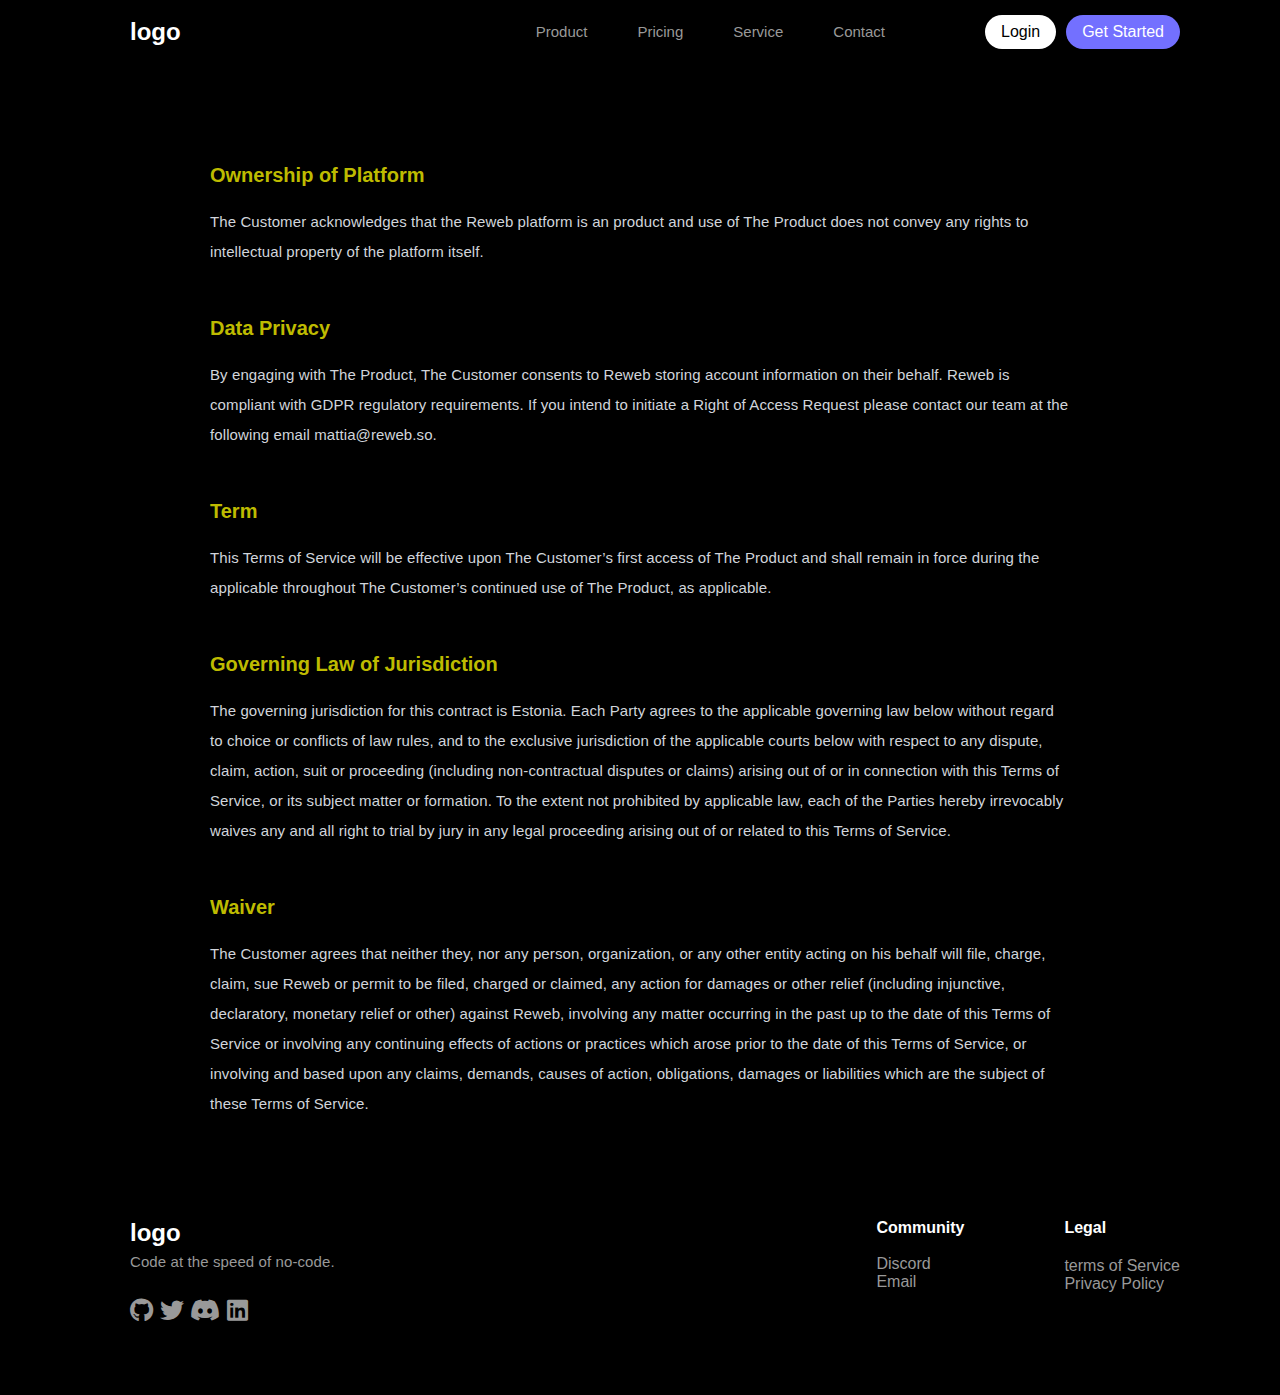
<file: index.html>
<!DOCTYPE html>
<html lang="en">
<head>
    <meta charset="UTF-8">
    <meta name="viewport" content="width=device-width, initial-scale=1.0">
    <title>Terms Of Service</title>
    <link rel="stylesheet" href="style.css">
    <link rel="stylesheet" href="https://cdnjs.cloudflare.com/ajax/libs/font-awesome/6.4.0/css/all.min.css">
</head>
<body>
    <header class="navbar">
        <div class="logo">logo</div>
        <nav class="menu">
            <ul>
                <li><a href=""></a>Product</li>
                <li><a href=""></a>Pricing</li>
                <li><a href=""></a>Service</li>
                <li><a href=""></a>Contact</li>
            </ul>
            <div class="nav_button">
                <button class="login_btn">Login</button>
                <button class="get_btn">Get Started</button>
            </div>
        </nav>

    </header>
    <section class="tos_container">
        <section class="tos"></section>
            
    <section class="oof">
        <h2>Ownership of Platform</h2>
            <p>The Customer acknowledges that the Reweb platform is an product and use of The Product 
            does not convey any rights to intellectual property of the platform itself.</p>
    </section>
            
    <section class="dataPri">
        <h2>Data Privacy</h2>
            <p>By engaging with The Product, The Customer consents to Reweb storing account information 
                        on their behalf. Reweb is compliant with GDPR regulatory requirements. If you intend to initiate   
            a Right of Access Request please contact our team at the following email mattia@reweb.so.</p>

    </section>
    <section class="term">
        <h2>Term</h2>   
            <p>This Terms of Service will be effective upon The Customer’s first access of The Product and 
shall remain in force during the applicable throughout The Customer’s continued use of The 
Product, as applicable.</p>
    </section>
    <section class="govLaw"><h2>Governing Law of Jurisdiction</h2>
            <p>The governing jurisdiction for this contract is Estonia. Each Party agrees to the applicable 
governing law below without regard to choice or conflicts of law rules, and to the exclusive 
jurisdiction of the applicable courts below with respect to any dispute, claim, action, suit or 
proceeding (including non-contractual disputes or claims) arising out of or in connection with 
this Terms of Service, or its subject matter or formation. To the extent not prohibited by 
applicable law, each of the Parties hereby irrevocably waives any and all right to trial by jury in 
any legal proceeding arising out of or related to this Terms of Service.</p></section>

            
                <section class="waiver"><h2>Waiver</h2>
            <p>The Customer agrees that neither they, nor any person, organization, or any other entity acting 
on his behalf will file, charge, claim, sue Reweb or permit to be filed, charged or claimed, any 
action for damages or other relief (including injunctive, declaratory, monetary relief or other) 
against Reweb, involving any matter occurring in the past up to the date of this Terms of 
Service or involving any continuing effects of actions or practices which arose prior to the date 
of this Terms of Service, or involving and based upon any claims, demands, causes of action, 
obligations, damages or liabilities which are the subject of these Terms of Service.</p></section>
            

        </section>

        <footer class="footer">
            <div class="left-footer">
                <div class="logo">logo
                    <br>
                    <p>Code at the speed of no-code.</p>
                    <div class="social-icon">
                        <a href="#" aria-label="GitHub"><i class="fab fa-github"></i></a>
                        <a href="#" aria-label="twitter"><i class="fab fa-twitter"></i></a>
                        <a href="#" aria-label="Discord"><i class="fab fa-discord"></i></a>
                        <a href="#" aria-label="Linkedin"><i class="fab fa-linkedin"></i></a>
                    </div>
                </div>
            </div>
            <div class="right-footer">
                <div>
                    <h4>Community</h4>
                    <br>
                    <a href="#">Discord</a>
                    <br>
                    <a href="#">Email</a>
                </div>
                <div>
                    <h4>Legal</h4>
                    <div class="lastnote">
                        <a href="#">terms of Service</a>
                        <br>
                        <a href="#">Privacy Policy</a>

                    </div>
                    
                </div>

            </div>
        </footer>
    
</body>
</html>
</file>
<file: style.css>
*{
    padding: 0;
    margin: 0;
    box-sizing: border-box;
}

body{
    background-color: black;
    color: white;

    font-family: Arial, sans-serif;
}

/* Navbar container */
.navbar{
    display: flex;
    justify-content: space-between;
    align-items: center;
    padding: 15px 30px;
    background-color: #000000;
    margin: 0px 70px;
}

/* Logo styling */
.logo {
    font-size: 24px;
    margin-left: 30px;
    font-weight: bold;
}

/* Menu styling */
.menu {
    display: flex;
    align-items: center;
    gap: 40px;
}

/* Navbar links */
.menu ul {
    font-weight: 500;
    font-size: 15px;
    color: #999999;
    display: flex;
    list-style: none;
    gap: 50px;
    cursor: pointer;
    margin-right: 60px;
}

.menu ul li a {
    text-decoration: none;
    color: white;
    font-size: 16px;
}



/* Buttons */
.nav_button {
    display: flex;
    gap: 10px;
}

.nav_button button {
    padding: 8px 16px;
    border: none;
    cursor: pointer;
    font-size: 16px;
    border-radius: 18px;
}

.login_btn {
    background-color: white;
    color: rgb(0, 0, 0);
    
}

.login_btn:hover {
    background-color: white;
    color: black;
}

.get_btn {
    background-color: #7370FF;
    color: white;
}
.tos_container{
    max-width: 900px;           /* Limits the width */
    margin: 10px auto;             /* Centers the container */
    padding: 40px 20px;         /* Adds spacing inside */
    text-align: left; 
}




h1{
    margin-bottom: 40px;
    font-family: sans-serif;
    font-weight: 500;
    text-align: center;

}

h2{
    color: #bebb00;
    font-family: Arial, Helvetica, sans-serif;
    font-weight: 600;
    font-size: 20px;
    text-align: left;
    margin-bottom: 20px;
}


p{
    color: #D1D5DB;
    font-size: 15px;
    font-weight: 100;
    line-height: 2;
    margin-bottom: 20px;
    text-align:left;
    font-family: sans-serif;
    letter-spacing: 0.1px;
}


.tos{
    margin-bottom: 50px;
}
.dataPri{
    margin-bottom: 50px;
}
.oof{
     margin-bottom: 50px;

}
.govLaw{
    margin-bottom: 50px;
}
.term{
    margin-bottom: 50px;
}
.waiver{
    margin-bottom: 50px;
}




.footer{
    display: flex;
    justify-content: space-between;
    margin-bottom: 70px;
}
.footer p ,a {
    color: #999999;

}

.footer a{
    margin-bottom: 100px;
}



a{
    text-decoration: none;
}

.left-footer{
    margin-left: 100px;
}
.right-footer{
    display: flex;
    margin-right: 100px;
    gap: 100px;


}

.lastnote{
    margin: 20px 0;
}
</file>
